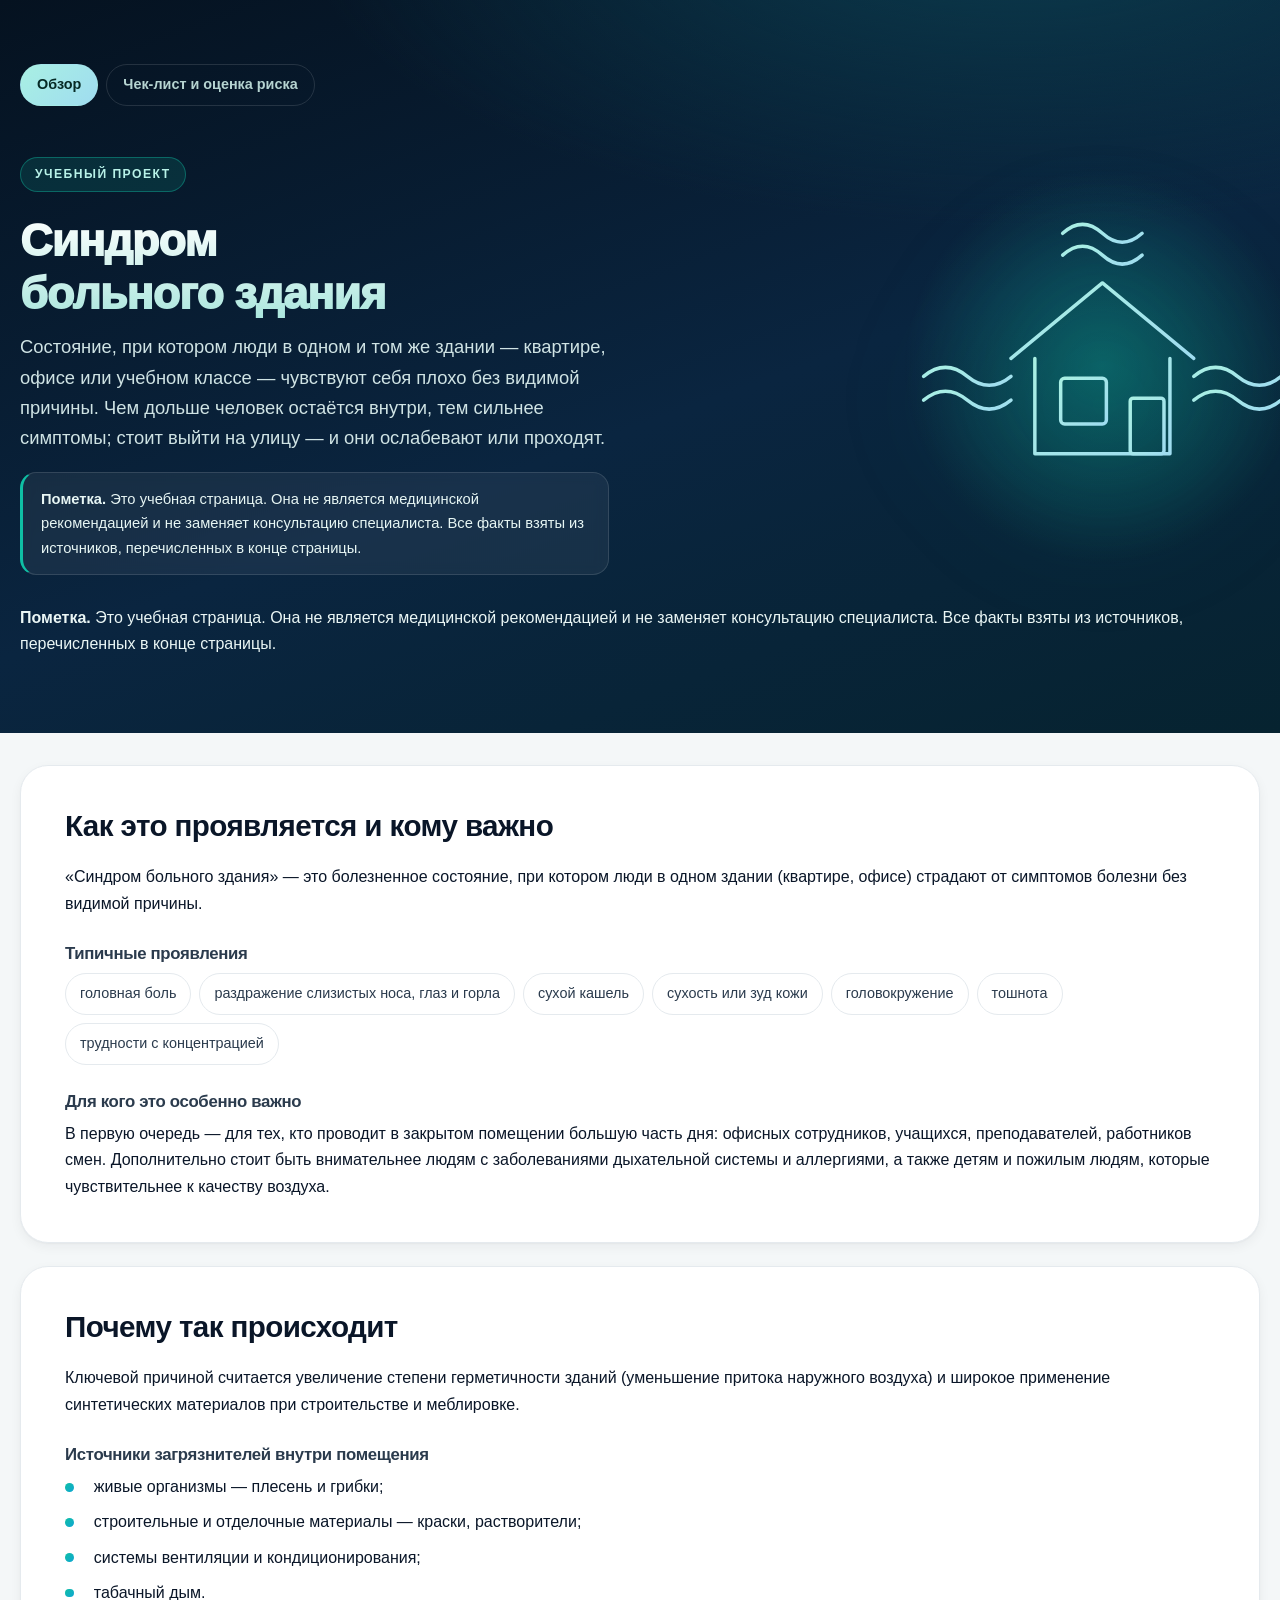
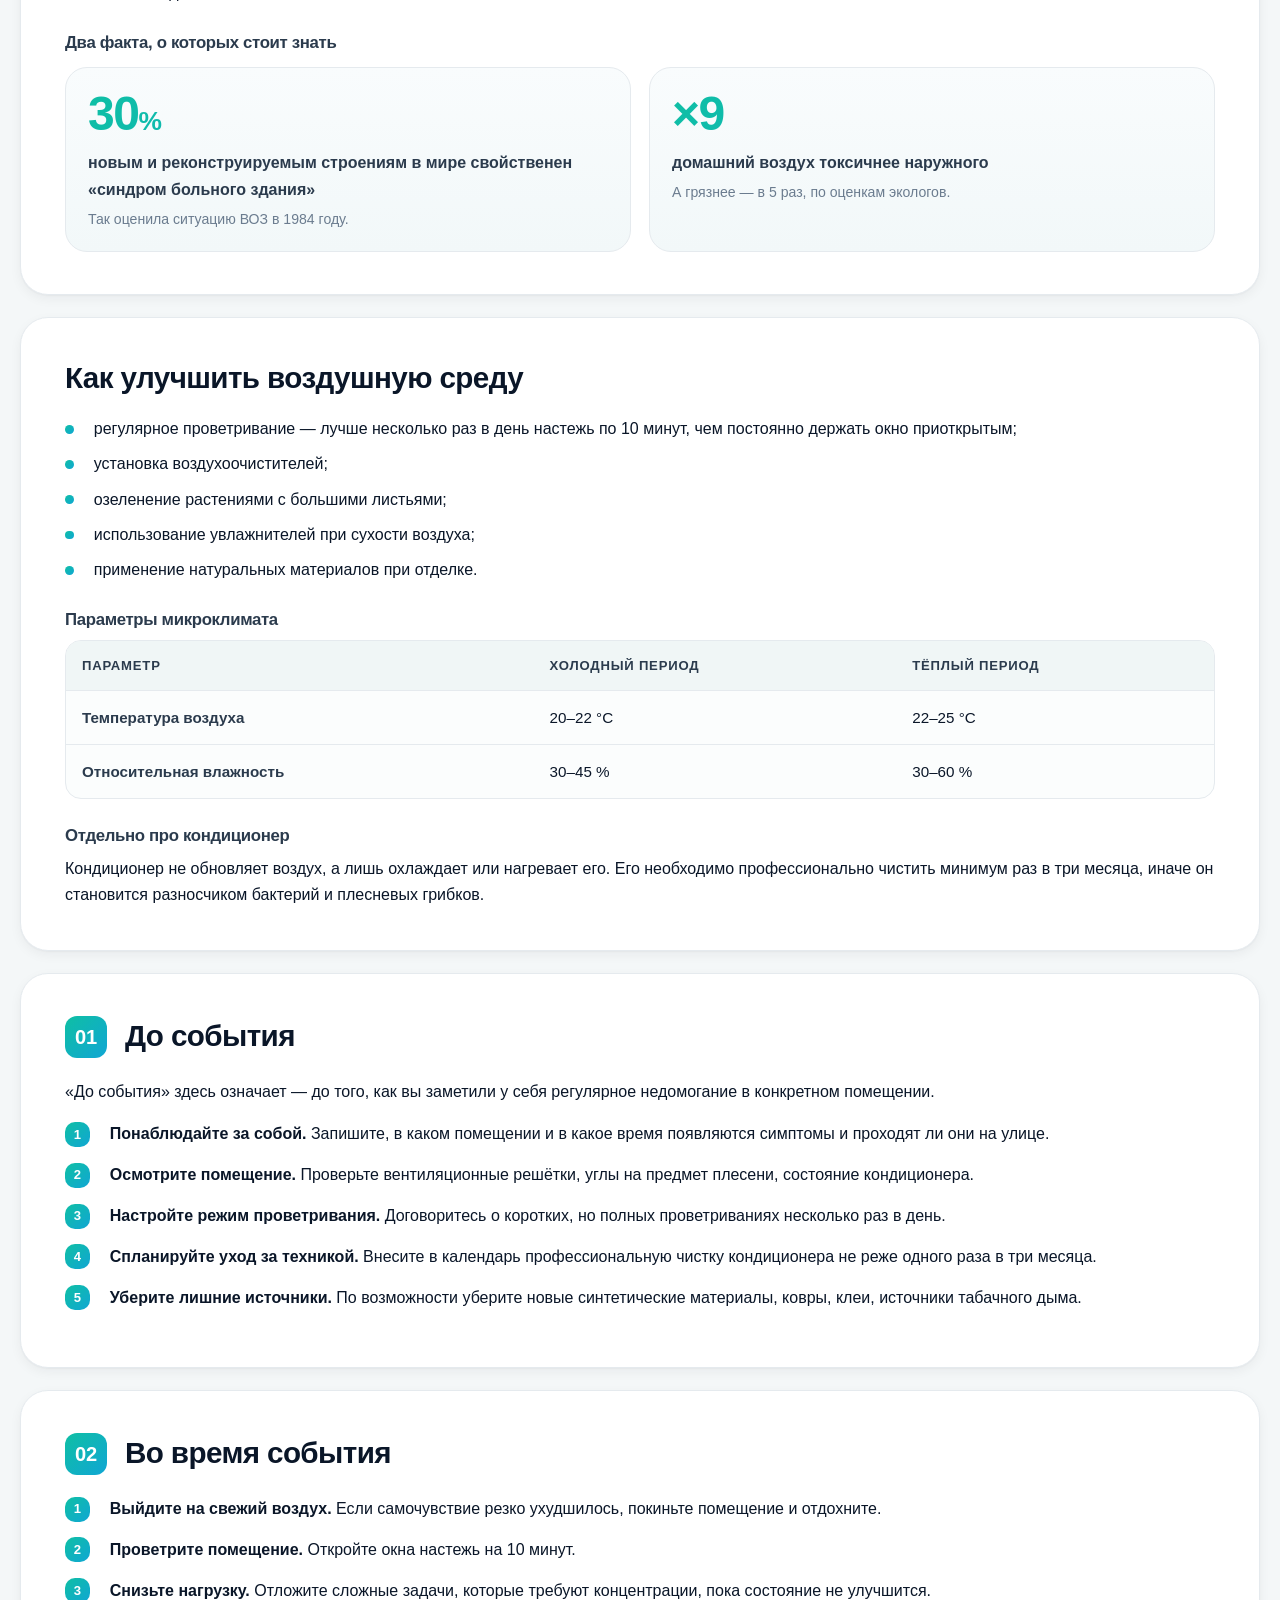
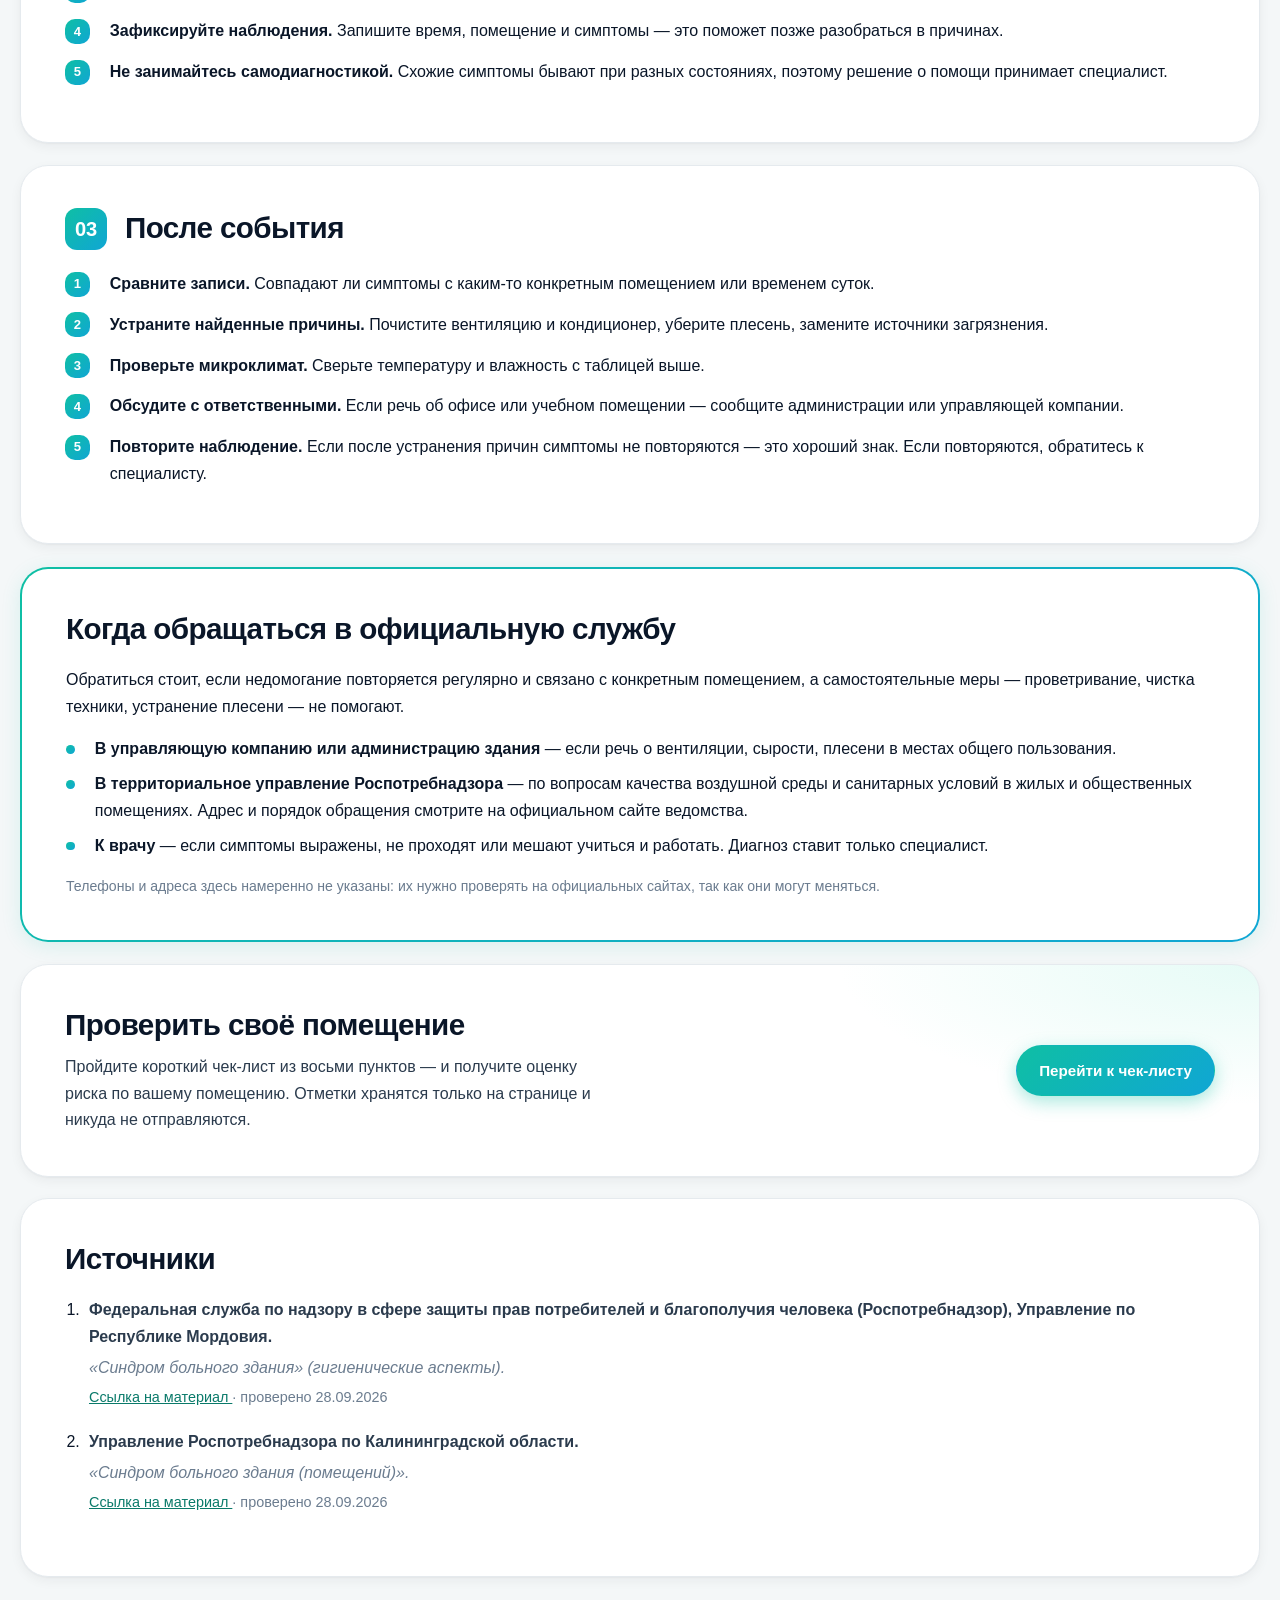
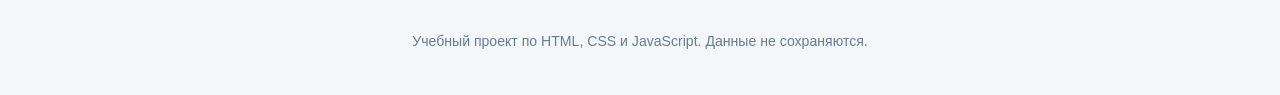
<file: index.html>
<!DOCTYPE html>
<html lang="ru">
<head>
  <meta charset="UTF-8">
  <meta name="viewport" content="width=device-width, initial-scale=1">
  <meta name="description" content="Учебная страница о синдроме больного здания: симптомы, причины и рекомендации.">
  <title>Синдром больного здания — учебный проект</title>
  <link rel="stylesheet" href="styles.css">
</head>
<body>

  <a class="skip-link" href="#main">Перейти к основному содержанию</a>

  <header class="hero">
    <div class="hero__glow hero__glow--a" aria-hidden="true"></div>
    <div class="hero__glow hero__glow--b" aria-hidden="true"></div>

    <div class="container hero__inner">
      <nav class="topnav" aria-label="Основная навигация">
        <a class="topnav__link topnav__link--active" href="index.html" aria-current="page">Обзор</a>
        <a class="topnav__link" href="checklist.html">Чек-лист и оценка риска</a>
      </nav>

            <div class="hero__grid">

        <div class="hero__content">
          <p class="badge">Учебный проект</p>
          <h1 class="hero__title">Синдром<br>больного здания</h1>
          <p class="hero__lead">
            Состояние, при котором люди в одном и том же здании — квартире,
            офисе или учебном классе — чувствуют себя плохо без видимой причины.
            Чем дольше человек остаётся внутри, тем сильнее симптомы; стоит выйти
            на улицу — и они ослабевают или проходят.
          </p>
          <p class="notice" role="note">
            <strong>Пометка.</strong> Это учебная страница. Она не является
            медицинской рекомендацией и не заменяет консультацию специалиста.
            Все факты взяты из источников, перечисленных в конце страницы.
          </p>
        </div>

        <div class="hero__visual" aria-hidden="true">
          <svg class="hero__svg" viewBox="0 0 480 480"
               xmlns="http://www.w3.org/2000/svg" focusable="false">
            <defs>
              <linearGradient id="heroStroke" x1="0" y1="0" x2="1" y2="1">
                <stop offset="0" stop-color="#a9f0e3"/>
                <stop offset="1" stop-color="#9fdcf0"/>
              </linearGradient>
              <radialGradient id="heroSoft" cx="50%" cy="50%" r="50%">
                <stop offset="0" stop-color="#0fbfa4" stop-opacity=".35"/>
                <stop offset="1" stop-color="#0fbfa4" stop-opacity="0"/>
              </radialGradient>
            </defs>

            <circle cx="240" cy="240" r="200" fill="url(#heroSoft)"/>

            <g fill="none" stroke="url(#heroStroke)" stroke-width="3.5"
               stroke-linecap="round" stroke-linejoin="round">
              <!-- крыша -->
              <path d="M 148 232 L 240 156 L 332 232"/>
              <!-- корпус -->
              <path d="M 172 232 L 172 328 L 308 328 L 308 232"/>
              <!-- окно -->
              <rect x="198" y="252" width="46" height="46" rx="4"/>
              <path d="M 221 252 L 221 298"/>
              <path d="M 198 275 L 244 275"/>
              <!-- дверь -->
              <rect x="268" y="272" width="34" height="56" rx="3"/>

              <!-- волны воздуха слева -->
              <path d="M 60 250 Q 82 232 104 250 T 148 250"/>
              <path d="M 60 274 Q 82 256 104 274 T 148 274"/>
              <!-- волны воздуха справа -->
              <path d="M 332 250 Q 354 232 376 250 T 420 250"/>
              <path d="M 332 274 Q 354 256 376 274 T 420 274"/>
              <!-- волны воздуха сверху -->
              <path d="M 200 128 Q 220 110 240 128 T 280 128"/>
              <path d="M 200 106 Q 220 88 240 106 T 280 106"/>
            </g>
          </svg>
        </div>

      </div>
        <strong>Пометка.</strong> Это учебная страница. Она не является
        медицинской рекомендацией и не заменяет консультацию специалиста.
        Все факты взяты из источников, перечисленных в конце страницы.
      </p>
    </div>
  </header>

  <main id="main" class="container">

    <!-- 1. Симптомы -->
    <section class="card" aria-labelledby="symptoms-title">
      <h2 id="symptoms-title">Как это проявляется и кому важно</h2>

      <p>
        «Синдром больного здания» — это болезненное состояние, при котором
        люди в одном здании (квартире, офисе) страдают от симптомов болезни
        без видимой причины.
      </p>

      <h3>Типичные проявления</h3>
      <ul class="chips" aria-label="Типичные проявления">
        <li class="chip">головная боль</li>
        <li class="chip">раздражение слизистых носа, глаз и горла</li>
        <li class="chip">сухой кашель</li>
        <li class="chip">сухость или зуд кожи</li>
        <li class="chip">головокружение</li>
        <li class="chip">тошнота</li>
        <li class="chip">трудности с концентрацией</li>
      </ul>

      <h3>Для кого это особенно важно</h3>
      <p>
        В первую очередь — для тех, кто проводит в закрытом помещении
        большую часть дня: офисных сотрудников, учащихся, преподавателей,
        работников смен. Дополнительно стоит быть внимательнее людям с
        заболеваниями дыхательной системы и аллергиями, а также детям и
        пожилым людям, которые чувствительнее к качеству воздуха.
      </p>
    </section>

    <!-- 2. Причины -->
    <section class="card" aria-labelledby="causes-title">
      <h2 id="causes-title">Почему так происходит</h2>

      <p>
        Ключевой причиной считается увеличение степени герметичности зданий
        (уменьшение притока наружного воздуха) и широкое применение
        синтетических материалов при строительстве и меблировке.
      </p>

      <h3>Источники загрязнителей внутри помещения</h3>
      <ul class="plain-list">
        <li>живые организмы — плесень и грибки;</li>
        <li>строительные и отделочные материалы — краски, растворители;</li>
        <li>системы вентиляции и кондиционирования;</li>
        <li>табачный дым.</li>
      </ul>

      <h3>Два факта, о которых стоит знать</h3>
      <div class="stats">
        <article class="stat">
          <p class="stat__value">30<span class="stat__unit">%</span></p>
          <p class="stat__label">новым и реконструируемым строениям в мире свойственен «синдром больного здания» </p>
          <p class="stat__note">Так оценила ситуацию ВОЗ в 1984 году.</p>
        </article>
        <article class="stat">
          <p class="stat__value">×9</p>
          <p class="stat__label">домашний воздух токсичнее наружного</p>
          <p class="stat__note">А грязнее — в 5 раз, по оценкам экологов.</p>
        </article>
      </div>
    </section>

    <!-- 3. Как улучшить -->
    <section class="card" aria-labelledby="improve-title">
      <h2 id="improve-title">Как улучшить воздушную среду</h2>

      <ul class="plain-list">
        <li>регулярное проветривание — лучше несколько раз в день настежь
          по 10 минут, чем постоянно держать окно приоткрытым;</li>
        <li>установка воздухоочистителей;</li>
        <li>озеленение растениями с большими листьями;</li>
        <li>использование увлажнителей при сухости воздуха;</li>
        <li>применение натуральных материалов при отделке.</li>
      </ul>

      <h3>Параметры микроклимата</h3>
      <div class="table-wrap">
        <table>
          <caption class="visually-hidden">
            Рекомендуемая температура и относительная влажность воздуха
          </caption>
          <thead>
            <tr>
              <th scope="col">Параметр</th>
              <th scope="col">Холодный период</th>
              <th scope="col">Тёплый период</th>
            </tr>
          </thead>
          <tbody>
            <tr>
              <th scope="row">Температура воздуха</th>
              <td>20–22 °C</td>
              <td>22–25 °C</td>
            </tr>
            <tr>
              <th scope="row">Относительная влажность</th>
              <td>30–45 %</td>
              <td>30–60 %</td>
            </tr>
          </tbody>
        </table>
      </div>

      <h3>Отдельно про кондиционер</h3>
      <p>
        Кондиционер не обновляет воздух, а лишь охлаждает или нагревает его.
        Его необходимо профессионально чистить минимум раз в три месяца,
        иначе он становится разносчиком бактерий и плесневых грибков.
      </p>
    </section>

    <!-- 4. До события -->
    <section class="card" aria-labelledby="before-title">
      <h2 id="before-title">
        <span class="step-tag">01</span> До события
      </h2>
      <p>
        «До события» здесь означает — до того, как вы заметили у себя
        регулярное недомогание в конкретном помещении.
      </p>
      <ol class="steps">
        <li><strong>Понаблюдайте за собой.</strong> Запишите, в каком помещении
          и в какое время появляются симптомы и проходят ли они на улице.</li>
        <li><strong>Осмотрите помещение.</strong> Проверьте вентиляционные
          решётки, углы на предмет плесени, состояние кондиционера.</li>
        <li><strong>Настройте режим проветривания.</strong> Договоритесь о
          коротких, но полных проветриваниях несколько раз в день.</li>
        <li><strong>Спланируйте уход за техникой.</strong> Внесите в календарь
          профессиональную чистку кондиционера не реже одного раза в три месяца.</li>
        <li><strong>Уберите лишние источники.</strong> По возможности уберите
          новые синтетические материалы, ковры, клеи, источники табачного дыма.</li>
      </ol>
    </section>

    <!-- 5. Во время события -->
    <section class="card" aria-labelledby="during-title">
      <h2 id="during-title">
        <span class="step-tag">02</span> Во время события
      </h2>
      <ol class="steps">
        <li><strong>Выйдите на свежий воздух.</strong> Если самочувствие резко
          ухудшилось, покиньте помещение и отдохните.</li>
        <li><strong>Проветрите помещение.</strong> Откройте окна настежь
          на 10 минут.</li>
        <li><strong>Снизьте нагрузку.</strong> Отложите сложные задачи, которые
          требуют концентрации, пока состояние не улучшится.</li>
        <li><strong>Зафиксируйте наблюдения.</strong> Запишите время, помещение
          и симптомы — это поможет позже разобраться в причинах.</li>
        <li><strong>Не занимайтесь самодиагностикой.</strong> Схожие симптомы
          бывают при разных состояниях, поэтому решение о помощи принимает
          специалист.</li>
      </ol>
    </section>

    <!-- 6. После события -->
    <section class="card" aria-labelledby="after-title">
      <h2 id="after-title">
        <span class="step-tag">03</span> После события
      </h2>
      <ol class="steps">
        <li><strong>Сравните записи.</strong> Совпадают ли симптомы с каким-то
          конкретным помещением или временем суток.</li>
        <li><strong>Устраните найденные причины.</strong> Почистите вентиляцию
          и кондиционер, уберите плесень, замените источники загрязнения.</li>
        <li><strong>Проверьте микроклимат.</strong> Сверьте температуру и
          влажность с таблицей выше.</li>
        <li><strong>Обсудите с ответственными.</strong> Если речь об офисе или
          учебном помещении — сообщите администрации или управляющей компании.</li>
        <li><strong>Повторите наблюдение.</strong> Если после устранения причин
          симптомы не повторяются — это хороший знак. Если повторяются,
          обратитесь к специалисту.</li>
      </ol>
    </section>

    <!-- 7. Когда обращаться -->
    <section class="card card--accent" aria-labelledby="official-title">
      <h2 id="official-title">Когда обращаться в официальную службу</h2>
      <p>
        Обратиться стоит, если недомогание повторяется регулярно и связано
        с конкретным помещением, а самостоятельные меры — проветривание,
        чистка техники, устранение плесени — не помогают.
      </p>
      <ul class="plain-list">
        <li><strong>В управляющую компанию или администрацию здания</strong> —
          если речь о вентиляции, сырости, плесени в местах общего пользования.</li>
        <li><strong>В территориальное управление Роспотребнадзора</strong> —
          по вопросам качества воздушной среды и санитарных условий
          в жилых и общественных помещениях. Адрес и порядок обращения
          смотрите на официальном сайте ведомства.</li>
        <li><strong>К врачу</strong> — если симптомы выражены, не проходят
          или мешают учиться и работать. Диагноз ставит только специалист.</li>
      </ul>
      <p class="small-note">
        Телефоны и адреса здесь намеренно не указаны: их нужно проверять
        на официальных сайтах, так как они могут меняться.
      </p>
    </section>

    <!-- 8. CTA на чек-лист -->
    <section class="card cta" aria-labelledby="cta-title">
      <div class="cta__body">
        <h2 id="cta-title">Проверить своё помещение</h2>
        <p>
          Пройдите короткий чек-лист из восьми пунктов — и получите оценку
          риска по вашему помещению. Отметки хранятся только на странице
          и никуда не отправляются.
        </p>
      </div>
      <div class="cta__action">
        <a class="btn btn--primary" href="checklist.html">Перейти к чек-листу</a>
      </div>
    </section>

    <!-- 9. Источники -->
    <section class="card" aria-labelledby="sources-title">
      <h2 id="sources-title">Источники</h2>
      <ol class="sources">
        <li class="sources__item">
          <p class="sources__org">
            Федеральная служба по надзору в сфере защиты прав потребителей
            и благополучия человека (Роспотребнадзор), Управление по Республике
            Мордовия.
          </p>
          <p class="sources__title">
            «Синдром больного здания» (гигиенические аспекты).
          </p>
          <p class="sources__meta">
            <a href="https://13.rospotrebnadzor.ru/content/sindrom-bolnogo-zdaniya-gigienicheskie-aspekty"
               target="_blank" rel="noopener noreferrer">
              Ссылка на материал
            </a>
            <span aria-hidden="true"> · </span>
            проверено <time datetime="2026-09-28">28.09.2026</time>
          </p>
        </li>
        <li class="sources__item">
          <p class="sources__org">
            Управление Роспотребнадзора по Калининградской области.
          </p>
          <p class="sources__title">
            «Синдром больного здания (помещений)».
          </p>
          <p class="sources__meta">
            <a href="https://www.39.rospotrebnadzor.ru/content/sindrom-bolnogo-zdaniya-pomeshcheniy"
               target="_blank" rel="noopener noreferrer">
              Ссылка на материал
            </a>
            <span aria-hidden="true"> · </span>
            проверено <time datetime="2026-09-28">28.09.2026</time>
          </p>
        </li>
      </ol>
    </section>

  </main>

  <footer class="site-footer">
    <div class="container">
      <p>Учебный проект по HTML, CSS и JavaScript. Данные не сохраняются.</p>
    </div>
  </footer>

  <script src="main.js"></script>
</body>
</html>
</file>
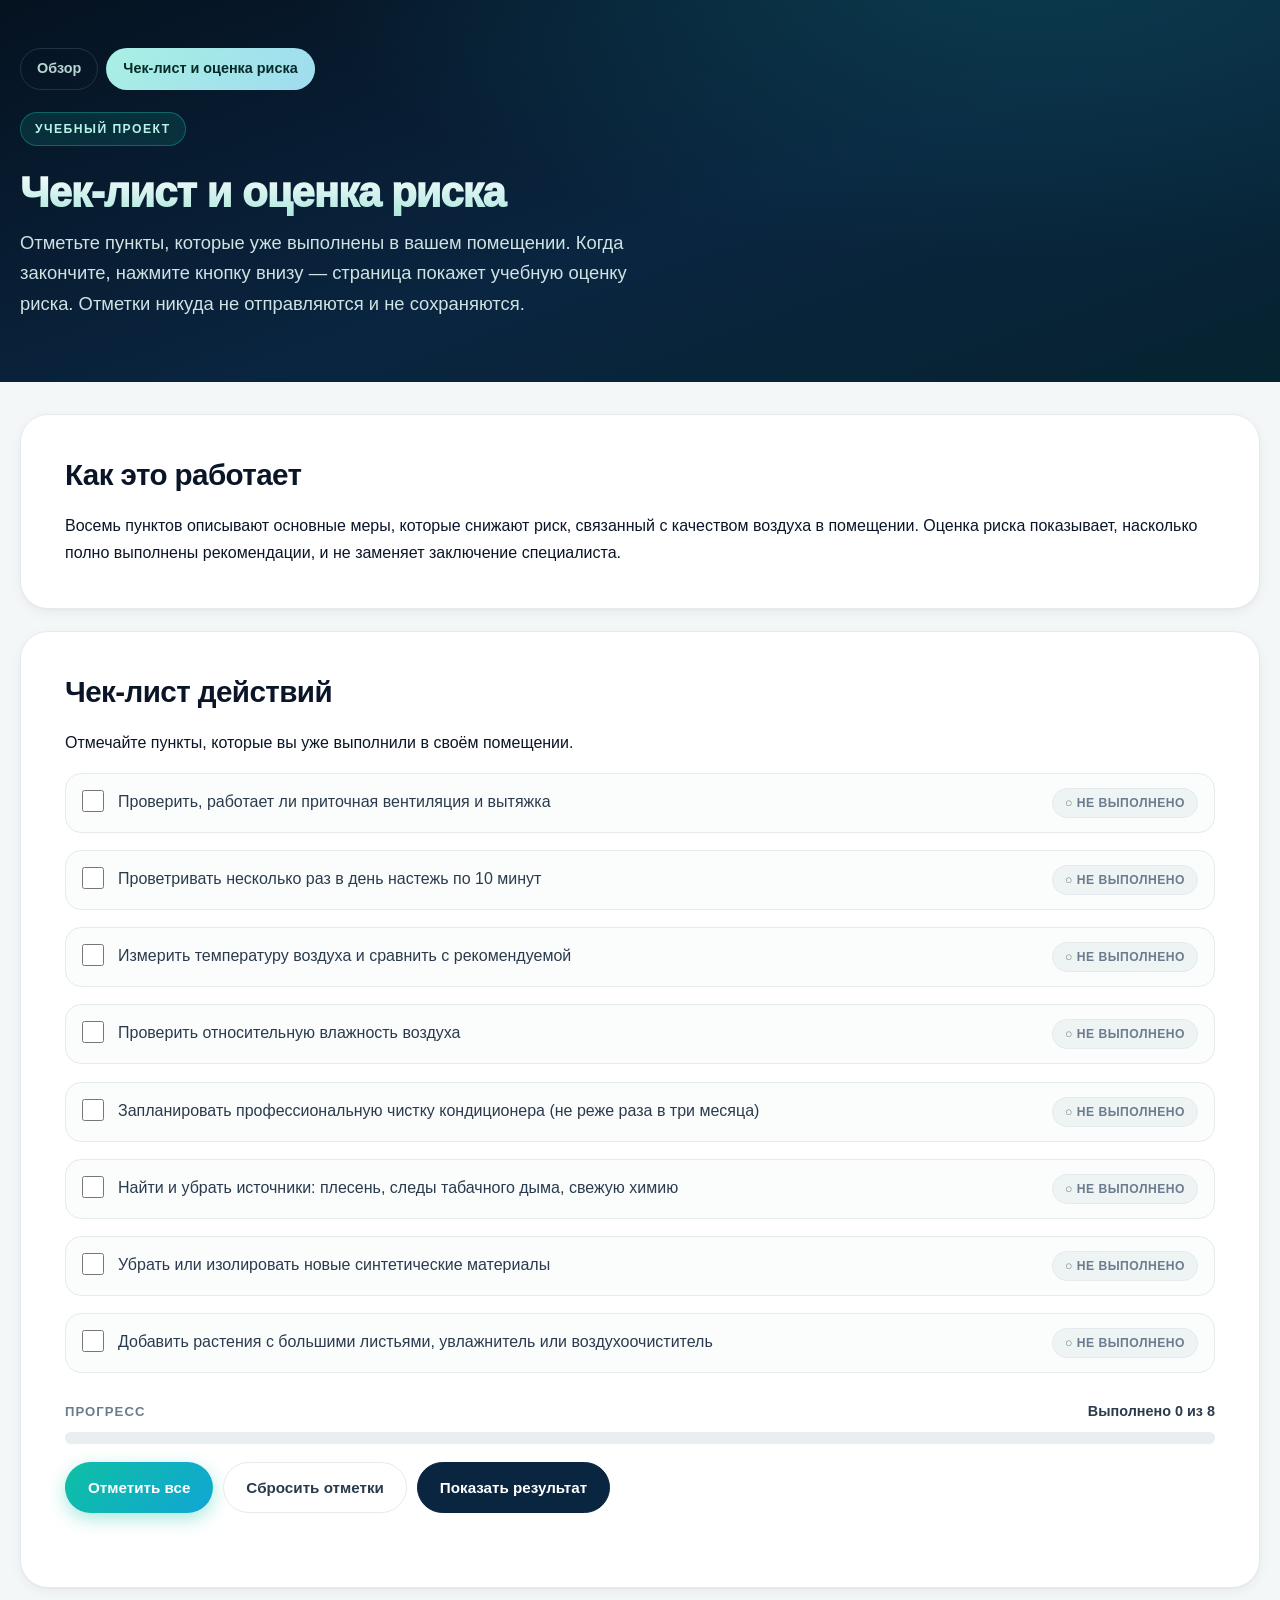
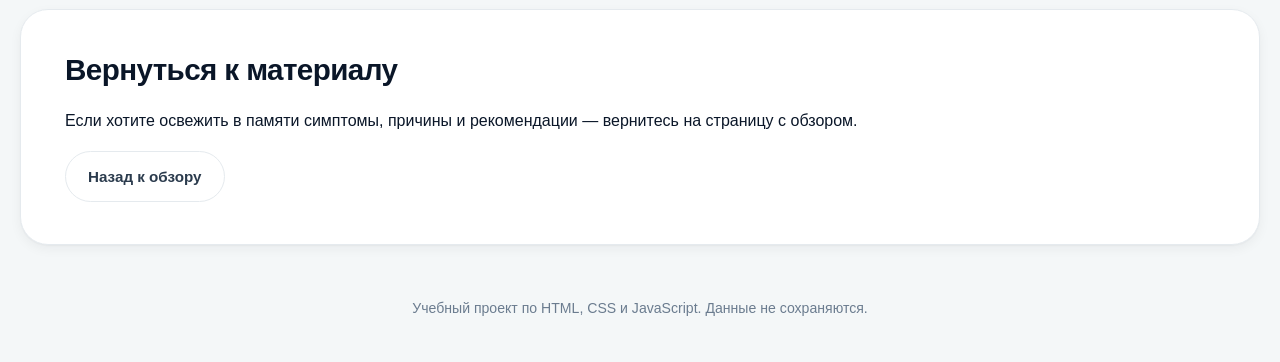
<file: checklist.html>
<!DOCTYPE html>
<html lang="ru">
<head>
  <meta charset="UTF-8">
  <meta name="viewport" content="width=device-width, initial-scale=1">
  <meta name="description" content="Чек-лист по синдрому больного здания и учебная оценка риска.">
  <title>Чек-лист и оценка риска — Синдром больного здания</title>
  <link rel="stylesheet" href="styles.css">
</head>
<body>

  <a class="skip-link" href="#main">Перейти к основному содержанию</a>

  <header class="hero hero--compact">
    <div class="hero__glow hero__glow--a" aria-hidden="true"></div>
    <div class="hero__glow hero__glow--b" aria-hidden="true"></div>

    <div class="container hero__inner">
      <nav class="topnav" aria-label="Основная навигация">
        <a class="topnav__link" href="index.html">Обзор</a>
        <a class="topnav__link topnav__link--active" href="checklist.html" aria-current="page">Чек-лист и оценка риска</a>
      </nav>

      <p class="badge">Учебный проект</p>
      <h1 class="hero__title hero__title--sm">Чек-лист и оценка риска</h1>
      <p class="hero__lead">
        Отметьте пункты, которые уже выполнены в вашем помещении.
        Когда закончите, нажмите кнопку внизу — страница покажет учебную
        оценку риска. Отметки никуда не отправляются и не сохраняются.
      </p>
    </div>
  </header>

  <main id="main" class="container">

    <!-- Вводная карточка -->
    <section class="card" aria-labelledby="intro-title">
      <h2 id="intro-title">Как это работает</h2>
      <p>
        Восемь пунктов описывают основные меры, которые снижают риск,
        связанный с качеством воздуха в помещении. Оценка риска показывает, насколько полно выполнены рекомендации, и не заменяет
        заключение специалиста.
      </p>
    </section>

    <!-- Чек-лист -->
    <section class="card" aria-labelledby="checklist-title">
      <h2 id="checklist-title">Чек-лист действий</h2>
      <p>
        Отмечайте пункты, которые вы уже выполнили в своём помещении.
      </p>

      <form id="checklist-form" class="checklist-form" novalidate>
        <fieldset class="checklist-fieldset">
          <legend class="visually-hidden">Пункты чек-листа</legend>

          <ul class="checklist" id="checklist">
            <li class="checklist__item">
              <input type="checkbox" id="item-1" class="checklist__input">
              <label for="item-1" class="checklist__label">
                <span class="checklist__text">Проверить, работает ли приточная вентиляция и вытяжка</span>
                <span class="checklist__status" data-status>не выполнено</span>
              </label>
            </li>
            <li class="checklist__item">
              <input type="checkbox" id="item-2" class="checklist__input">
              <label for="item-2" class="checklist__label">
                <span class="checklist__text">Проветривать несколько раз в день настежь по 10 минут</span>
                <span class="checklist__status" data-status>не выполнено</span>
              </label>
            </li>
            <li class="checklist__item">
              <input type="checkbox" id="item-3" class="checklist__input">
              <label for="item-3" class="checklist__label">
                <span class="checklist__text">Измерить температуру воздуха и сравнить с рекомендуемой</span>
                <span class="checklist__status" data-status>не выполнено</span>
              </label>
            </li>
            <li class="checklist__item">
              <input type="checkbox" id="item-4" class="checklist__input">
              <label for="item-4" class="checklist__label">
                <span class="checklist__text">Проверить относительную влажность воздуха</span>
                <span class="checklist__status" data-status>не выполнено</span>
              </label>
            </li>
            <li class="checklist__item">
              <input type="checkbox" id="item-5" class="checklist__input">
              <label for="item-5" class="checklist__label">
                <span class="checklist__text">Запланировать профессиональную чистку кондиционера (не реже раза в три месяца)</span>
                <span class="checklist__status" data-status>не выполнено</span>
              </label>
            </li>
            <li class="checklist__item">
              <input type="checkbox" id="item-6" class="checklist__input">
              <label for="item-6" class="checklist__label">
                <span class="checklist__text">Найти и убрать источники: плесень, следы табачного дыма, свежую химию</span>
                <span class="checklist__status" data-status>не выполнено</span>
              </label>
            </li>
            <li class="checklist__item">
              <input type="checkbox" id="item-7" class="checklist__input">
              <label for="item-7" class="checklist__label">
                <span class="checklist__text">Убрать или изолировать новые синтетические материалы</span>
                <span class="checklist__status" data-status>не выполнено</span>
              </label>
            </li>
            <li class="checklist__item">
              <input type="checkbox" id="item-8" class="checklist__input">
              <label for="item-8" class="checklist__label">
                <span class="checklist__text">Добавить растения с большими листьями, увлажнитель или воздухоочиститель</span>
                <span class="checklist__status" data-status>не выполнено</span>
              </label>
            </li>
          </ul>
        </fieldset>

        <div class="progress-block">
          <div class="progress-block__top">
            <label class="progress-block__label" for="checklist-progress">Прогресс</label>
            <span class="progress-block__counter" id="checklist-counter" aria-live="polite">Выполнено 0 из 8</span>
          </div>
          <progress id="checklist-progress" class="progress" value="0" max="8">0 из 8</progress>
        </div>

        <div class="checklist-actions">
          <button type="button" class="btn btn--primary" id="check-all">Отметить все</button>
          <button type="button" class="btn" id="reset-all">Сбросить отметки</button>
          <button type="button" class="btn btn--cta" id="show-result">Показать результат</button>
        </div>

        <p class="checklist-hint" id="checklist-hint" role="status" aria-live="polite"></p>
      </form>
    </section>

    <!-- Результат оценки риска -->
    <section class="card risk" id="risk-result" hidden aria-labelledby="risk-title">
      <h2 id="risk-title">Результат оценки</h2>

      <div class="risk__header">
        <p class="risk__badge" id="risk-badge">—</p>
        <p class="risk__score" id="risk-score">0 из 8</p>
      </div>

      <p class="risk__summary" id="risk-summary"></p>

      <h3>Что сделать в первую очередь</h3>
      <ul class="risk__list" id="risk-list"></ul>

      <p class="small-note">
        Это учебная оценка. Она не является медицинским заключением,
        не заменяет консультацию специалиста и не учитывает индивидуальные
        особенности помещения. Итоговое решение о помощи принимает специалист.
      </p>
    </section>

    <!-- Возврат на главную -->
    <section class="card" aria-labelledby="back-title">
      <h2 id="back-title">Вернуться к материалу</h2>
      <p>
        Если хотите освежить в памяти симптомы, причины и рекомендации —
        вернитесь на страницу с обзором.
      </p>
      <p>
        <a class="btn" href="index.html">Назад к обзору</a>
      </p>
    </section>

  </main>

  <footer class="site-footer">
    <div class="container">
      <p>Учебный проект по HTML, CSS и JavaScript. Данные не сохраняются.</p>
    </div>
  </footer>

  <script src="main.js"></script>
</body>
</html>
</file>
<file: styles.css>
/* ===== Переменные ===== */
:root {
  --bg:        #f4f7f8;
  --surface:   #ffffff;
  --ink:       #0a1628;
  --ink-soft:  #2b3b4d;
  --muted:     #6b7c8f;
  --line:      #e5eaee;

  --accent:        #0fbfa4;
  --accent-2:      #10a6d4;
  --accent-dark:   #0a7a6a;
  --accent-soft:   #d8f5ef;
  --accent-grad:   linear-gradient(135deg, #0fbfa4 0%, #10a6d4 100%);

  --ink-dark:      #071422;
  --hero-ink:      #eaf6f5;

  --ok-bg:      #e6f7ef;
  --ok-line:    #14a06a;
  --warn-bg:    #fff7e3;
  --warn-line:  #d99b1c;
  --risk-bg:    #fdf4f4;
  --risk-line:  #d14343;

  --radius-xs: 10px;
  --radius-sm: 12px;
  --radius-md: 16px;
  --radius-lg: 22px;
  --radius-xl: 28px;

  --shadow-sm: 0 1px 2px rgba(10, 22, 40, .04), 0 4px 12px rgba(10, 22, 40, .05);
  --shadow-md: 0 2px 4px rgba(10, 22, 40, .04), 0 14px 34px rgba(10, 22, 40, .07);

  
}

:root {
  --max-width: 1360px;      /* для карточек в основной части */
  --hero-max: 1440px;       /* для текста в шапке */
}

.container {
  width: 100%;
  max-width: var(--max-width);
  margin: 0 auto;
  padding: 0 24px;
}

.hero__inner {
  max-width: var(--hero-max);
}

/* ===== База ===== */
*,
*::before,
*::after { box-sizing: border-box; }

html { -webkit-text-size-adjust: 100%; scroll-behavior: smooth; }

body {
  margin: 0;
  background: var(--bg);
  color: var(--ink);
  font: 16px/1.65 -apple-system, BlinkMacSystemFont, "Inter", "Segoe UI",
        Roboto, "Helvetica Neue", Arial, sans-serif;
  -webkit-font-smoothing: antialiased;
}

.container {
  width: 100%;
  max-width: var(--max-width);
  margin: 0 auto;
  padding: 0 20px;
}

h1, h2, h3 { line-height: 1.2; margin: 0 0 .55em; letter-spacing: -.02em; }
h1 { font-size: clamp(1.8rem, 1.1rem + 3vw, 2.8rem); font-weight: 1000; }
h2 { font-size: clamp(1.35rem, 1rem + 1.6vw, 1.85rem); font-weight: 700; margin-bottom: .7em; }
h3 { font-size: 1.05rem; font-weight: 600; color: var(--ink-soft); margin-top: 1.6em; }

p { margin: 0 0 1em; }
a { color: var(--accent-dark); transition: color .15s ease; }
a:hover { color: var(--accent-2); }

ul, ol { margin: 0 0 1em; padding-left: 1.35em; }
li { margin-bottom: .45em; }

.visually-hidden {
  position: absolute !important;
  width: 1px; height: 1px;
  margin: -1px; padding: 0;
  overflow: hidden;
  clip: rect(0 0 0 0);
  white-space: nowrap;
  border: 0;
}

:focus-visible {
  outline: 3px solid var(--accent-2);
  outline-offset: 3px;
  border-radius: 6px;
}

/* ===== Skip-link ===== */
.skip-link {
  position: absolute;
  left: 16px; top: -80px;
  z-index: 100;
  padding: 10px 18px;
  background: var(--ink-dark);
  color: #fff;
  border-radius: 999px;
  text-decoration: none;
  font-size: .9rem;
  transition: top .2s ease;
}
.skip-link:focus { top: 16px; color: #fff; }

/* ===== Списки ===== */
.plain-list { list-style: none; padding-left: 0; }
.plain-list li {
  position: relative;
  padding-left: 1.8em;
  margin-bottom: .55em;
}
.plain-list li::before {
  content: "";
  position: absolute;
  left: 0; top: .55em;
  width: .55em; height: .55em;
  border-radius: 50%;
  background: var(--accent-grad);
}

/* ===== Чипы ===== */
.chips {
  list-style: none;
  padding: 0;
  margin: 0 0 1em;
  display: flex;
  flex-wrap: wrap;
  gap: 8px;
}
.chip {
  margin: 0;
  padding: 8px 14px;
  background: #ffffff;
  border: 1px solid var(--line);
  border-radius: 999px;
  font-size: .9rem;
  color: var(--ink-soft);
  transition: transform .15s ease, border-color .15s ease, color .15s ease;
}
.chip:hover {
  transform: translateY(-1px);
  border-color: var(--accent);
  color: var(--accent-dark);
}

/* ===== ГЕРОЙ ===== */
.hero {
  position: relative;
  overflow: hidden;
  background:
    radial-gradient(1200px 500px at 80% -10%, #0b3b4d 0%, transparent 60%),
    linear-gradient(160deg, #051220 0%, #0a2540 55%, #062330 100%);
  color: var(--hero-ink);
    padding: 48px 0 44px;
  margin-bottom: 32px;
}

.hero--compact { padding: 36px 0 34px; }

.hero__inner { position: relative; z-index: 2; }

/* Двухколоночная сетка внутри шапки */
.hero__grid {
  display: grid;
  gap: 32px;
  align-items: center;
  grid-template-columns: minmax(0, 1fr);
}

.hero__content { min-width: 0; }

/* Иллюстрация по умолчанию скрыта — она нужна только на широких экранах */
.hero__visual { display: none; }

.hero__svg {
  width: 100%;
  height: auto;
  display: block;
  filter: drop-shadow(0 24px 48px rgba(15, 191, 164, .28));
  animation: heroFloat 7s ease-in-out infinite;
}

@keyframes heroFloat {
  0%, 100% { transform: translateY(0); }
  50%      { transform: translateY(-10px); }
}

/* ===== Навигация ===== */
.topnav {
  display: flex;
  flex-wrap: wrap;
  gap: 8px;
  margin-bottom: 22px;
}
.topnav__link {
  padding: 8px 16px;
  font-size: .9rem;
  font-weight: 600;
  color: #b6d4d1;
  text-decoration: none;
  border: 1px solid rgba(255, 255, 255, .12);
  border-radius: 999px;
  transition: color .2s ease, background .2s ease, border-color .2s ease;
}
.topnav__link:hover {
  color: #ffffff;
  background: rgba(255, 255, 255, .08);
  border-color: rgba(255, 255, 255, .25);
}
.topnav__link--active {
  color: #062a25;
  background: linear-gradient(135deg, #a9f0e3 0%, #9fdcf0 100%);
  border-color: transparent;
}
.topnav__link--active:hover {
  color: #062a25;
  background: linear-gradient(135deg, #a9f0e3 0%, #9fdcf0 100%);
}

.badge {
  display: inline-block;
  margin: 0 0 22px;
  padding: 6px 14px;
  font-size: .76rem;
  font-weight: 600;
  letter-spacing: .12em;
  text-transform: uppercase;
  color: #b8f2e8;
  background: rgba(15, 191, 164, .14);
  border: 1px solid rgba(15, 191, 164, .4);
  border-radius: 999px;
}

.hero__title {
  color: #ffffff;
  margin-bottom: .25em;
  background: linear-gradient(180deg, #ffffff 0%, #a9e6dd 100%);
  -webkit-background-clip: text;
  background-clip: text;
  -webkit-text-fill-color: transparent;
}
.hero__title--sm {
  font-size: clamp(1.7rem, 1.2rem + 2.4vw, 2.6rem);
}

.hero__lead {
  font-size: clamp(1rem, .95rem + .35vw, 1.15rem);
  max-width: 62ch;
  color: #cfe3e4;
  margin-bottom: 1em;
}

.notice {
  max-width: 72ch;
  margin: 0;
  padding: 14px 18px;
  font-size: .92rem;
  color: #e7f6f4;
  background: rgba(255, 255, 255, .06);
  border: 1px solid rgba(255, 255, 255, .12);
  border-left: 3px solid var(--accent);
  border-radius: var(--radius-md);
  backdrop-filter: blur(6px);
}

/* ===== Карточки ===== */
/* ===== Карточки: базовая геометрия и анимация появления ===== */
.card {
  background: var(--surface);
  border: 1px solid var(--line);
  border-radius: var(--radius-xl);
  box-shadow: var(--shadow-sm);
  padding: 28px 26px;
  margin-bottom: 22px;

  /* Стартовое состояние: карточка чуть ниже и чуть меньше */
  opacity: 0;
  transform: translateY(28px) scale(.985);

  /* Переходы: появление — медленное и мягкое, тень — быстрая */
  transition:
    opacity .85s cubic-bezier(.22, .61, .36, 1),
    transform .85s cubic-bezier(.22, .61, .36, 1),
    box-shadow .3s ease;

  will-change: opacity, transform;
}

/* Пока карточка не «проявилась», добавляем ступенчатую задержку.
   После появления — задержка снимается, чтобы ховер срабатывал мгновенно. */
.card:not(.is-visible) {
  transition-delay:
    var(--reveal-delay, 0ms),
    var(--reveal-delay, 0ms),
    0ms;
}

/* Финальное состояние — карточка на месте */
.card.is-visible {
  opacity: 1;
  transform: translateY(0) scale(1);
}

/* Лёгкий подъём при наведении — только у «проявившейся» карточки.
   Длительность здесь сокращена, чтобы ховер ощущался отзывчиво. */
.card.is-visible:hover {
  transform: translateY(-3px) scale(1.001);
  box-shadow: var(--shadow-md);
  transition-duration: .3s, .3s, .3s;
}

.card > :last-child { margin-bottom: 0; }

.card--accent {
  border: 1px solid transparent;
  background:
    linear-gradient(#ffffff, #ffffff) padding-box,
    var(--accent-grad) border-box;
  border-width: 2px;
  box-shadow: 0 4px 20px rgba(15, 191, 164, .12);
}

.small-note { font-size: .88rem; color: var(--muted); }

/* ===== Шаг ===== */
.step-tag {
  display: inline-grid;
  place-items: center;
  width: 2.1em; height: 2.1em;
  margin-right: .5em;
  font-size: .68em;
  font-weight: 800;
  color: #ffffff;
  background: var(--accent-grad);
  border-radius: 12px;
  vertical-align: .12em;
  letter-spacing: 0;
}

/* ===== Статистика ===== */
.stats {
  display: grid;
  gap: 14px;
  grid-template-columns: 1fr;
  margin-top: 14px;
}
.stat {
  padding: 22px 22px 20px;
  background: linear-gradient(180deg, #f9fcfd 0%, #f2f8f9 100%);
  border: 1px solid var(--line);
  border-radius: var(--radius-lg);
  transition: transform .2s ease, box-shadow .2s ease;
}
.stat:hover { transform: translateY(-2px); box-shadow: var(--shadow-md); }
.stat p { margin: 0; }
.stat__value {
  font-size: clamp(2.2rem, 1.4rem + 2.4vw, 3rem);
  font-weight: 800;
  letter-spacing: -.03em;
  line-height: 1;
  margin-bottom: .25em !important;
  background: var(--accent-grad);
  -webkit-background-clip: text;
  background-clip: text;
  -webkit-text-fill-color: transparent;
}
.stat__unit { font-size: .55em; font-weight: 700; }
.stat__label {
  font-size: 1rem;
  font-weight: 600;
  color: var(--ink-soft);
  margin-bottom: .3em !important;
}
.stat__note { font-size: .88rem; color: var(--muted); }

/* ===== Таблица ===== */
.table-wrap {
  overflow-x: auto;
  margin-bottom: 1em;
  border: 1px solid var(--line);
  border-radius: var(--radius-md);
  background: #fbfdfd;
}
table { width: 100%; min-width: 420px; border-collapse: collapse; font-size: .95rem; }
caption { text-align: left; }
th, td {
  padding: 14px 16px;
  text-align: left;
  border-bottom: 1px solid var(--line);
}
thead th {
  background: #f0f6f6;
  color: var(--ink-soft);
  font-size: .82rem;
  font-weight: 700;
  text-transform: uppercase;
  letter-spacing: .06em;
}
tbody th { font-weight: 600; color: var(--ink-soft); }
tbody tr:last-child th,
tbody tr:last-child td { border-bottom: 0; }

/* ===== Шаги ===== */
.steps { counter-reset: step; list-style: none; padding-left: 0; }
.steps li {
  position: relative;
  padding-left: 2.8em;
  margin-bottom: .9em;
}
.steps li::before {
  counter-increment: step;
  content: counter(step);
  position: absolute;
  left: 0; top: .05em;
  width: 1.9em; height: 1.9em;
  display: grid;
  place-items: center;
  font-size: .82rem;
  font-weight: 800;
  color: #ffffff;
  background: var(--accent-grad);
  border-radius: 10px;
}

/* ===== CTA ===== */
.cta {
  display: flex;
  flex-direction: column;
  gap: 18px;
  background:
    radial-gradient(600px 200px at 100% 0%, #e6fbf6 0%, transparent 70%),
    #ffffff;
}
.cta__body h2 { margin-bottom: .4em; }
.cta__body p { margin-bottom: 0; color: var(--ink-soft); }
.cta__action { display: flex; align-items: center; }

/* ===== Чек-лист ===== */
.checklist-form { margin-top: 10px; }
.checklist-fieldset { border: 0; padding: 0; margin: 0; }

.checklist {
  list-style: none;
  padding: 0;
  margin: 0 0 20px;
  display: grid;
  gap: 10px;
}

.checklist__item {
  display: flex;
  gap: 14px;
  align-items: flex-start;
  padding: 14px 16px;
  border: 1px solid var(--line);
  border-radius: var(--radius-md);
  background: #fbfdfd;
  transition: background .2s ease, border-color .2s ease,
              transform .15s ease, box-shadow .2s ease;
}
.checklist__item:hover {
  border-color: #c9d6d8;
  box-shadow: var(--shadow-sm);
}

.checklist__input {
  flex: 0 0 auto;
  width: 22px; height: 22px;
  margin: 2px 0 0;
  accent-color: var(--accent);
  cursor: pointer;
}

.checklist__label {
  display: flex;
  flex-wrap: wrap;
  gap: 6px 14px;
  align-items: baseline;
  justify-content: space-between;
  flex: 1 1 auto;
  cursor: pointer;
}
.checklist__text { flex: 1 1 60%; color: var(--ink-soft); }

.checklist__status {
  flex: 0 0 auto;
  font-size: .76rem;
  font-weight: 700;
  letter-spacing: .04em;
  text-transform: uppercase;
  padding: 4px 12px;
  border-radius: 999px;
  border: 1px solid var(--line);
  background: #eef3f3;
  color: var(--muted);
  white-space: nowrap;
}
.checklist__status::before { content: "○ "; }

.checklist__item.is-done {
  background: var(--ok-bg);
  border-color: var(--ok-line);
}
.checklist__item.is-done .checklist__text {
  text-decoration: line-through;
  text-decoration-thickness: 2px;
  color: var(--muted);
}
.checklist__item.is-done .checklist__status {
  color: #0d5236;
  background: #ffffff;
  border-color: var(--ok-line);
}
.checklist__item.is-done .checklist__status::before { content: "✓ "; }

/* ===== Прогресс ===== */
.progress-block { margin-bottom: 18px; }
.progress-block__top {
  display: flex;
  justify-content: space-between;
  align-items: baseline;
  gap: 12px;
  margin-bottom: 8px;
}
.progress-block__label {
  font-size: .82rem;
  font-weight: 700;
  text-transform: uppercase;
  letter-spacing: .08em;
  color: var(--muted);
}
.progress-block__counter {
  font-size: .9rem;
  font-weight: 600;
  color: var(--ink-soft);
}
.progress {
  display: block;
  width: 100%;
  height: 12px;
  border: 0;
  border-radius: 999px;
  overflow: hidden;
  background: #e9eff0;
  appearance: none;
}
.progress::-webkit-progress-bar { background: #e9eff0; border-radius: 999px; }
.progress::-webkit-progress-value {
  background: var(--accent-grad);
  border-radius: 999px;
  transition: width .25s ease;
}
.progress::-moz-progress-bar {
  background: var(--accent);
  border-radius: 999px;
}

/* ===== Кнопки ===== */
.checklist-actions {
  display: flex;
  flex-wrap: wrap;
  gap: 10px;
}
.btn {
  display: inline-block;
  font: inherit;
  font-weight: 600;
  font-size: .95rem;
  padding: 12px 22px;
  border-radius: 999px;
  border: 1.5px solid var(--line);
  background: #ffffff;
  color: var(--ink-soft);
  text-decoration: none;
  text-align: center;
  cursor: pointer;
  transition: transform .15s ease, background .2s ease,
              color .2s ease, border-color .2s ease, box-shadow .2s ease;
}
.btn:hover {
  border-color: var(--accent);
  color: var(--accent-dark);
  background: #f5fdfb;
}
.btn:active { transform: translateY(1px); }

.btn--primary {
  background: var(--accent-grad);
  color: #ffffff;
  border-color: transparent;
  box-shadow: 0 6px 18px rgba(15, 191, 164, .35);
}
.btn--primary:hover {
  background: var(--accent-grad);
  color: #ffffff;
  border-color: transparent;
  box-shadow: 0 8px 22px rgba(15, 191, 164, .5);
  transform: translateY(-1px);
}

.btn--cta {
  background: #0a2540;
  color: #ffffff;
  border-color: #0a2540;
}
.btn--cta:hover {
  background: #0d3055;
  border-color: #0d3055;
  color: #ffffff;
}

.checklist-hint {
  margin: 14px 0 0;
  min-height: 1.2em;
  font-size: .9rem;
  color: var(--muted);
}

/* ===== Блок оценки риска ===== */
.risk {
  border-left: 6px solid var(--line);
  background: #f9fbfc;
  transition: background .3s ease, border-color .3s ease;
}
.risk.is-low {
  border-left-color: var(--ok-line);
  background: linear-gradient(180deg, #f2fbf6 0%, #ffffff 100%);
}
.risk.is-mid {
  border-left-color: var(--warn-line);
  background: linear-gradient(180deg, #fffaf0 0%, #ffffff 100%);
}
.risk.is-high {
  border-left-color: var(--risk-line);
  background: linear-gradient(180deg, #fdf4f4 0%, #ffffff 100%);
}

.risk__header {
  display: flex;
  flex-wrap: wrap;
  align-items: center;
  justify-content: space-between;
  gap: 10px;
  margin-bottom: 14px;
}

.risk__badge {
  margin: 0;
  padding: 8px 18px;
  font-size: 1rem;
  font-weight: 800;
  letter-spacing: .02em;
  border-radius: 999px;
  background: #eef3f3;
  color: var(--ink-soft);
  border: 1px solid var(--line);
}
.risk.is-low  .risk__badge { background: var(--ok-bg);   color: #0d5236;  border-color: var(--ok-line); }
.risk.is-mid  .risk__badge { background: var(--warn-bg); color: #7a5300;  border-color: var(--warn-line); }
.risk.is-high .risk__badge { background: var(--risk-bg); color: #8b1f1f;  border-color: var(--risk-line); }

.risk__score {
  margin: 0;
  font-size: .95rem;
  font-weight: 700;
  color: var(--muted);
}

.risk__summary {
  font-size: 1.02rem;
  color: var(--ink-soft);
}

.risk__list { padding-left: 1.4em; }
.risk__list li { margin-bottom: .55em; }

/* ===== Источники ===== */
.sources { padding-left: 1.2em; }
.sources__item { margin-bottom: 1.2em; padding-left: .3em; }
.sources__org, .sources__title, .sources__meta { margin: 0 0 .3em; }
.sources__org { font-weight: 700; color: var(--ink-soft); }
.sources__title { font-style: italic; color: var(--muted); }
.sources__meta { font-size: .9rem; color: var(--muted); }

/* ===== Подвал ===== */
.site-footer {
  padding: 30px 0 42px;
  color: var(--muted);
  font-size: .88rem;
  text-align: center;
}
.site-footer p { margin: 0; }

/* ===== Адаптив ===== */
@media (min-width: 640px) {
  .card { padding: 34px 32px; }
  .stats { grid-template-columns: repeat(2, minmax(0, 1fr)); }
  .cta { flex-direction: row; align-items: center; justify-content: space-between; }
  .cta__body { max-width: 60ch; }
}

@media (min-width: 900px) {
  .hero { padding: 64px 0 60px; }
  .hero--compact { padding: 48px 0 44px; }
  .card { padding: 42px 44px; }
  .stats { gap: 18px; }

   .hero__grid {
    grid-template-columns: minmax(0, 1fr) minmax(0, 1fr);
    gap: 48px;
  }
  .hero__visual {
    display: unset;
    max-width: 1024px;      
    width: 80%;
    margin-left: 200px;
    margin-right: auto;    
  }
}

@media (prefers-reduced-motion: reduce) {
  * { transition: none !important; animation: none !important; }
  html { scroll-behavior: auto; }

  /* Если пользователь отключил анимации — карточки сразу видимы */
  .card {
    opacity: 1 !important;
    transform: none !important;
    transition: none !important;
    
  }
  .hero__svg { animation: none !important; }
}

@media print {
  .hero { background: none; color: #000; padding: 20px 0; }
  .hero__title {
    -webkit-text-fill-color: #000;
    background: none;
    color: #000;
  }
  .hero__lead, .notice { color: #333; }
  .hero__glow, .skip-link, .checklist-actions, .site-footer { display: none; }
  .card { box-shadow: none; break-inside: avoid; }
}
</file>
